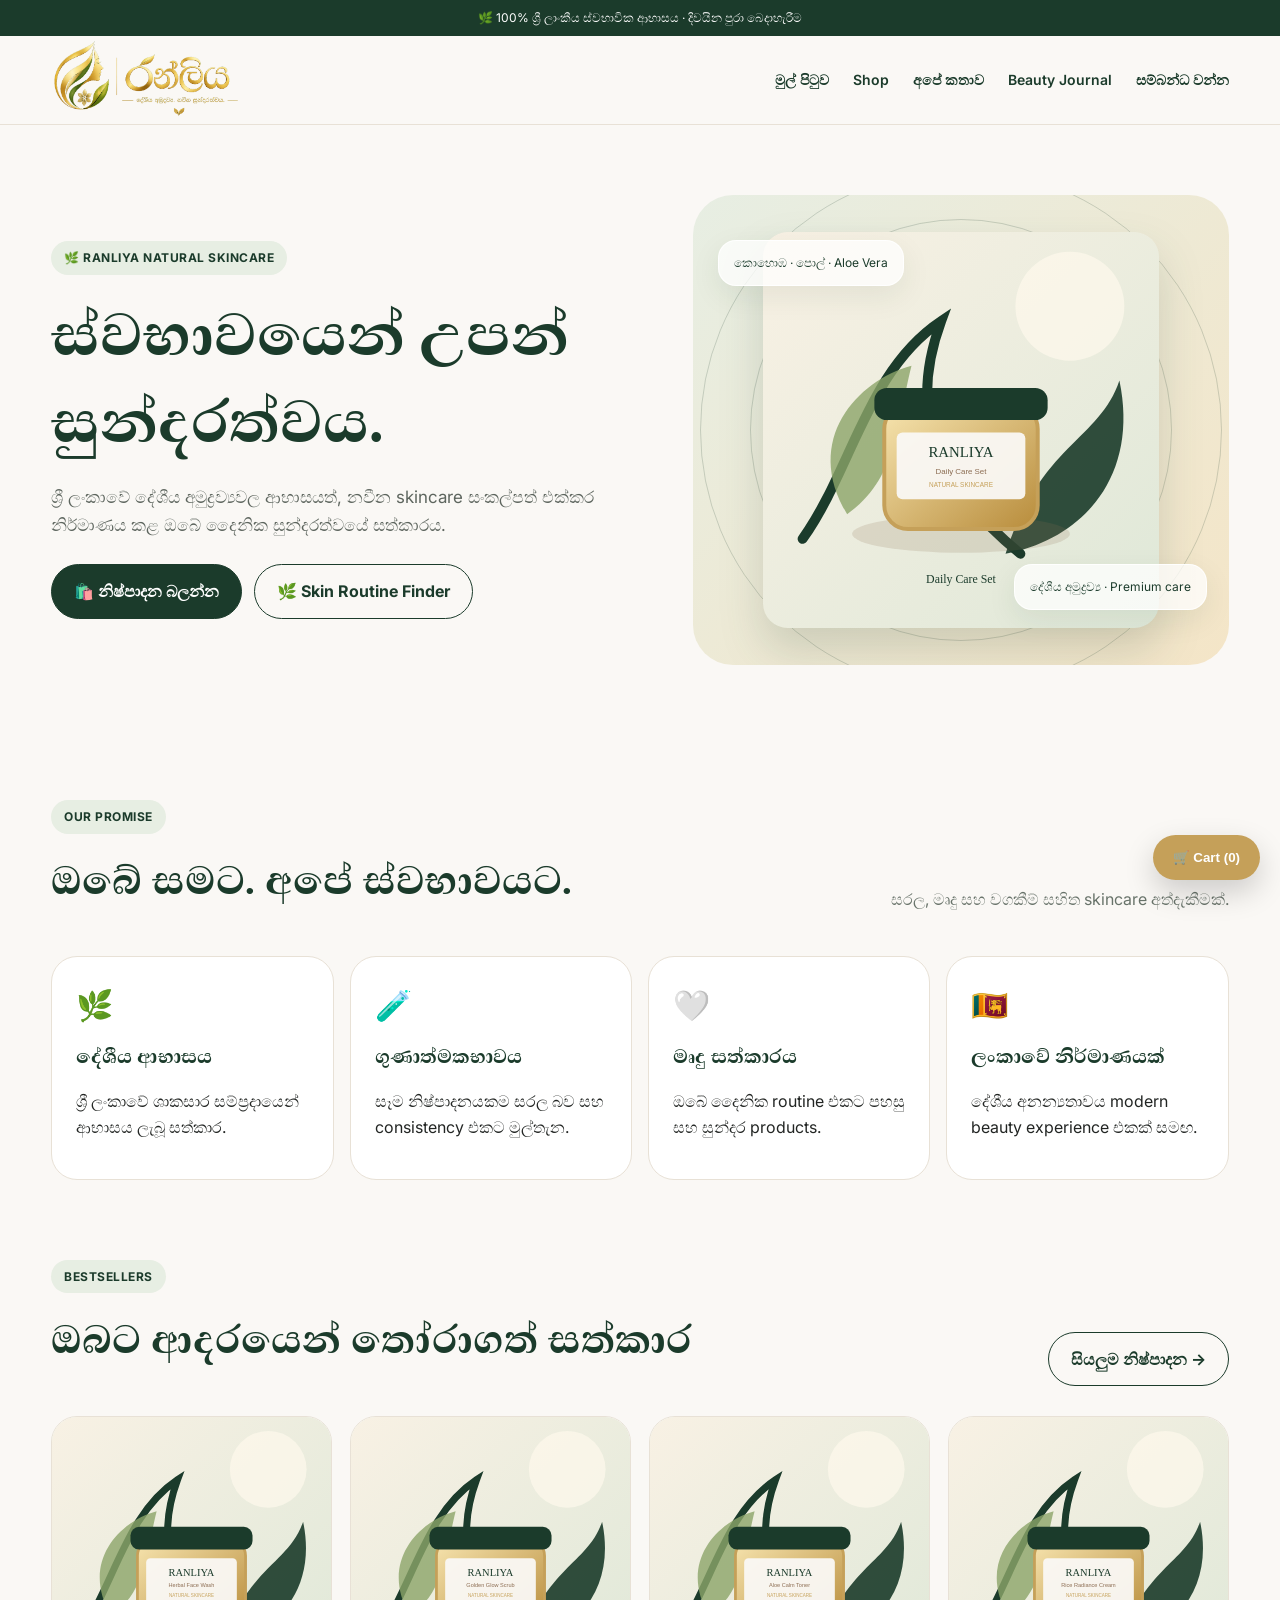
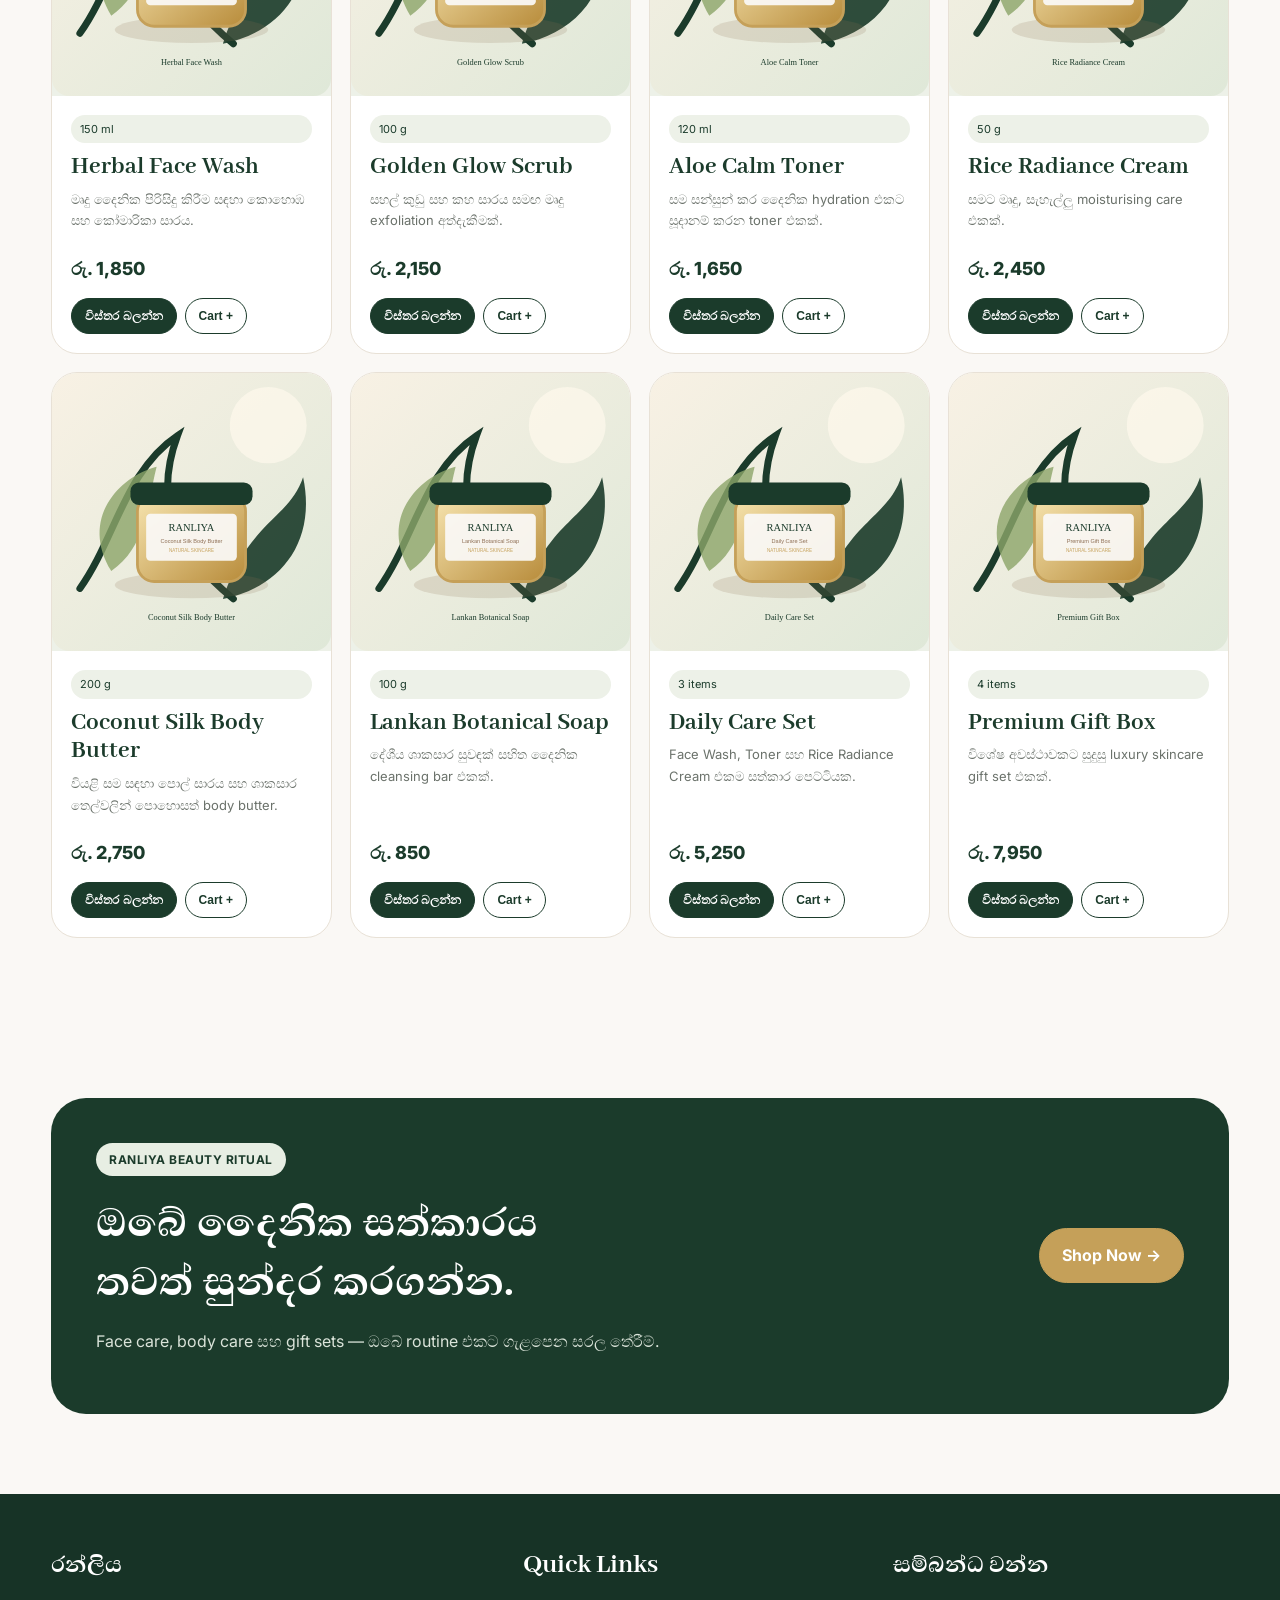
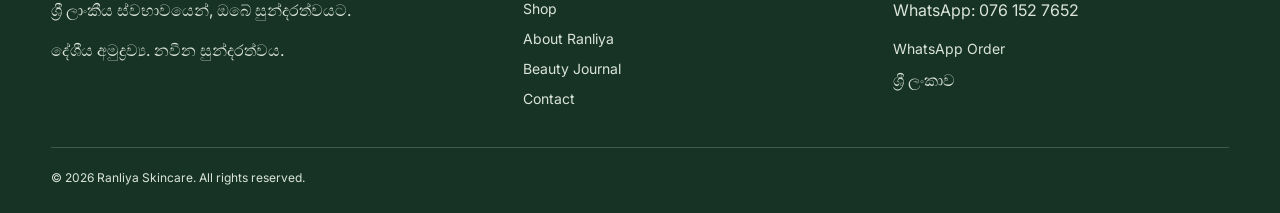
<file: index.html>
<!doctype html><html lang="si"><head><meta charset="utf-8"><meta name="viewport" content="width=device-width,initial-scale=1"><title>ස්වභාවයෙන් උපන් සුන්දරත්වය | Ranliya</title><link rel="stylesheet" href="assets/css/style.css"></head><body><div class="topline">🌿 100% ශ්‍රී ලාංකීය ස්වභාවික ආභාසය · දිවයින පුරා බෙදාහැරීම</div><nav class="nav"><div class="container navin"><a class="brand" href="index.html"><img src="assets/images/ranliya-logo.png" alt="රන්ලිය Ranliya"></a><div class="links"><a href="index.html">මුල් පිටුව</a><a href="shop.html">Shop</a><a href="about.html">අපේ කතාව</a><a href="journal.html">Beauty Journal</a><a href="contact.html">සම්බන්ධ වන්න</a></div><button class="menu" onclick="document.querySelector('.links').classList.toggle('mobile-open')">☰</button></div></nav><main><section class="hero"><div class="container hero-grid"><div><span class="eyebrow">🌿 RANLIYA NATURAL SKINCARE</span><h1>ස්වභාවයෙන් උපන්<br>සුන්දරත්වය.</h1><p>ශ්‍රී ලංකාවේ දේශීය අමුද්‍රව්‍යවල ආභාසයත්, නවීන skincare සංකල්පත් එක්කර නිර්මාණය කළ ඔබේ දෛනික සුන්දරත්වයේ සත්කාරය.</p><div class="actions"><a class="btn" href="shop.html">🛍️ නිෂ්පාදන බලන්න</a><a class="btn alt" href="contact.html#routine">🌿 Skin Routine Finder</a></div></div><div class="hero-art"><span class="floating f1">කොහොඹ · පොල් · Aloe Vera</span><img src="assets/images/p7.svg" alt="Ranliya skincare collection"><span class="floating f2">දේශීය අමුද්‍රව්‍ය · Premium care</span></div></div></section><section class="section"><div class="container"><div class="sectionhead"><div><span class="eyebrow">OUR PROMISE</span><h2>ඔබේ සමට. අපේ ස්වභාවයට.</h2></div><p class="muted">සරල, මෘදු සහ වගකීම් සහිත skincare අත්දැකීමක්.</p></div><div class="features"><div class="feature"><div class="ico">🌿</div><h3>දේශීය ආභාසය</h3><p>ශ්‍රී ලංකාවේ ශාකසාර සම්ප්‍රදායෙන් ආභාසය ලැබූ සත්කාර.</p></div><div class="feature"><div class="ico">🧪</div><h3>ගුණාත්මකභාවය</h3><p>සෑම නිෂ්පාදනයකම සරල බව සහ consistency එකට මුල්තැන.</p></div><div class="feature"><div class="ico">🤍</div><h3>මෘදු සත්කාරය</h3><p>ඔබේ දෛනික routine එකට පහසු සහ සුන්දර products.</p></div><div class="feature"><div class="ico">🇱🇰</div><h3>ලංකාවේ නිර්මාණයක්</h3><p>දේශීය අනන්‍යතාවය modern beauty experience එකක් සමඟ.</p></div></div></div></section><section class="section" style="padding-top:0"><div class="container"><div class="sectionhead"><div><span class="eyebrow">BESTSELLERS</span><h2>ඔබට ආදරයෙන් තෝරාගත් සත්කාර</h2></div><a class="btn alt" href="shop.html">සියලුම නිෂ්පාදන →</a></div><div class="products" id="productGrid"></div></div></section><section class="section"><div class="container banner"><div><span class="eyebrow">RANLIYA BEAUTY RITUAL</span><h2>ඔබේ දෛනික සත්කාරය<br>තවත් සුන්දර කරගන්න.</h2><p>Face care, body care සහ gift sets — ඔබේ routine එකට ගැළපෙන සරල තේරීම්.</p></div><a class="btn gold" href="shop.html">Shop Now →</a></div></section></main><footer class="footer"><div class="container footergrid"><div><h3>රන්ලිය</h3><p>ශ්‍රී ලාංකීය ස්වභාවයෙන්, ඔබේ සුන්දරත්වයට.</p><p>දේශීය අමුද්‍රව්‍ය. නවීන සුන්දරත්වය.</p></div><div><h3>Quick Links</h3><a href="shop.html">Shop</a><a href="about.html">About Ranliya</a><a href="journal.html">Beauty Journal</a><a href="contact.html">Contact</a></div><div><h3>සම්බන්ධ වන්න</h3><p>WhatsApp: 076 152 7652</p><a href="https://wa.me/94761527652">WhatsApp Order</a><p>ශ්‍රී ලංකාව</p></div></div><div class="container copy">© <span id="year"></span> Ranliya Skincare. All rights reserved.</div></footer><button class="cart" onclick="toggleCart()">🛒 Cart (<span id="cartCount">0</span>)</button><div class="cartpanel" id="cartPanel"><h3>ඔබේ Cart එක</h3><div id="cartItems"></div><p><b>මුළු එකතුව: <span id="cartTotal">රු. 0</span></b></p><button class="btn" onclick="checkout()">WhatsApp හරහා Order කරන්න</button></div><div class="modal" id="modal" onclick="if(event.target.id==='modal')closeModal()"><div class="modalbox"><button class="close" onclick="closeModal()">×</button><div id="modalContent"></div></div></div><script src="assets/js/app.js"></script></body></html>
</file>
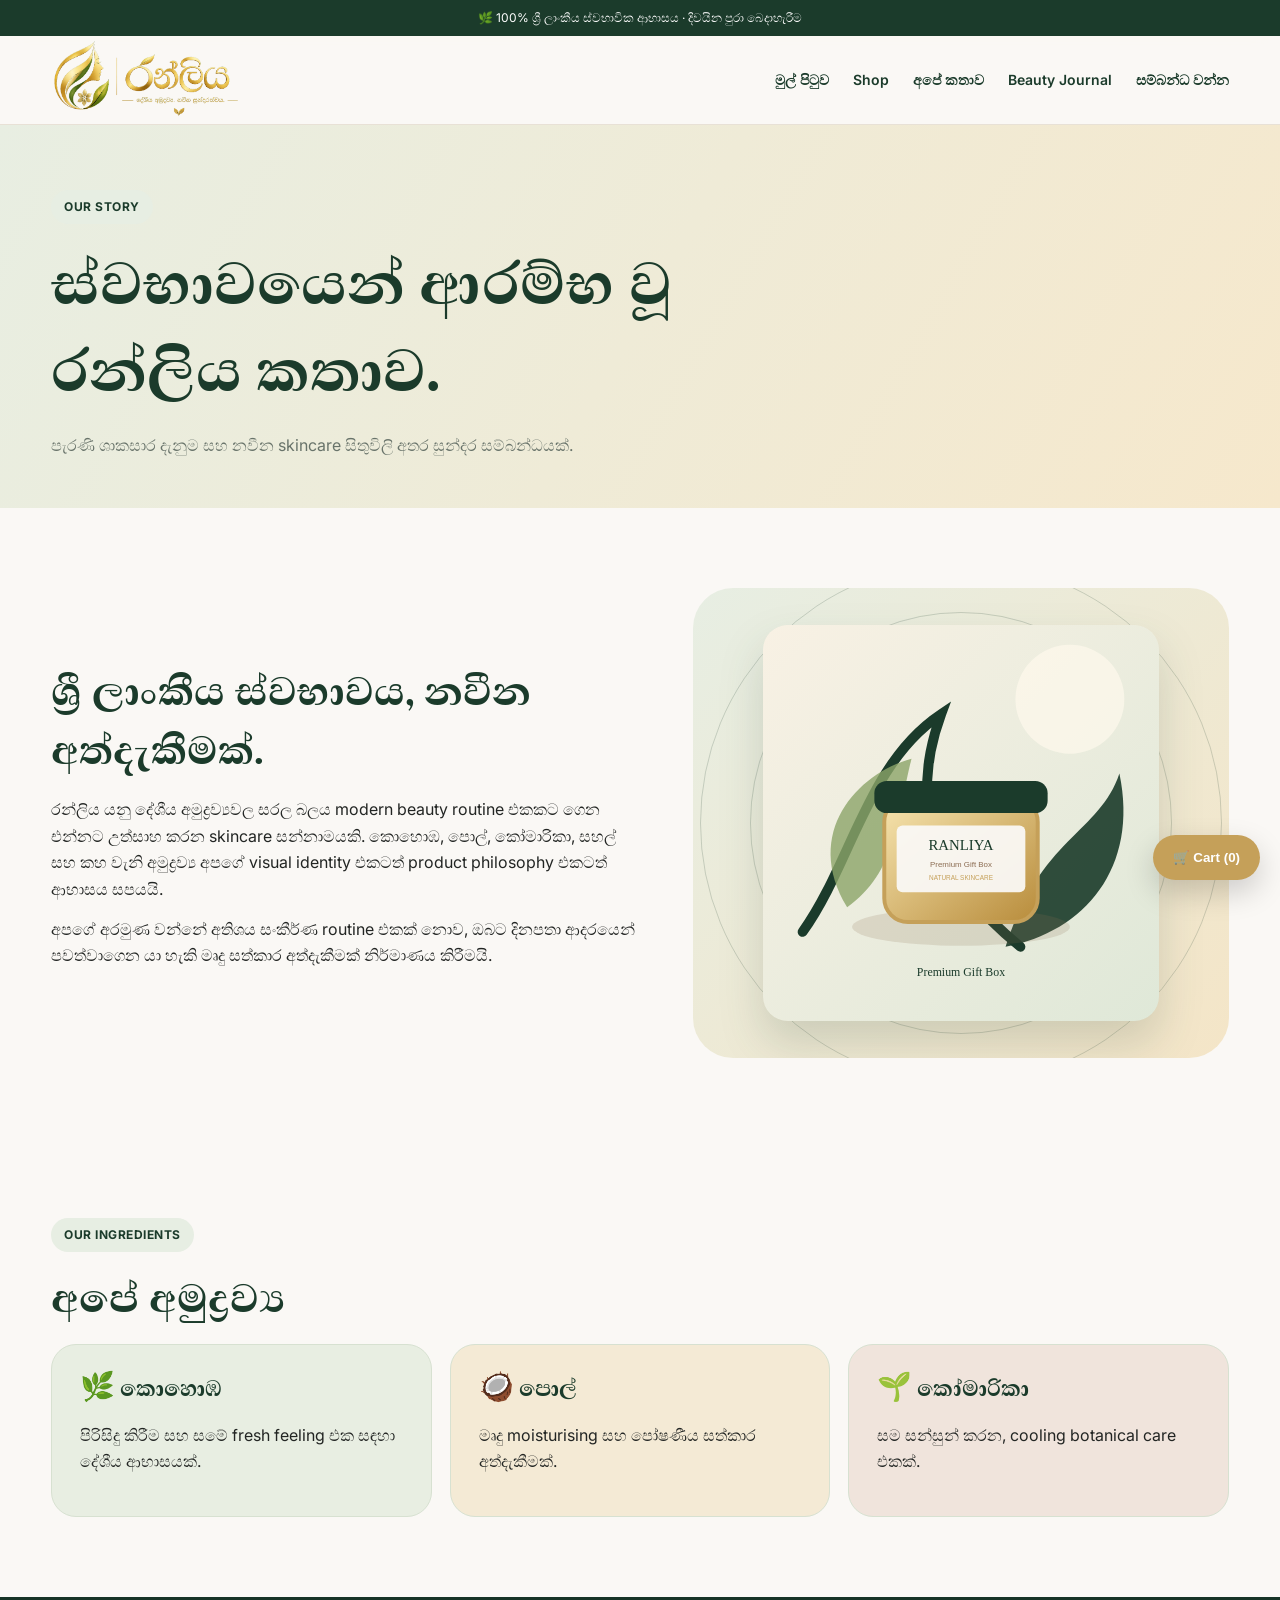
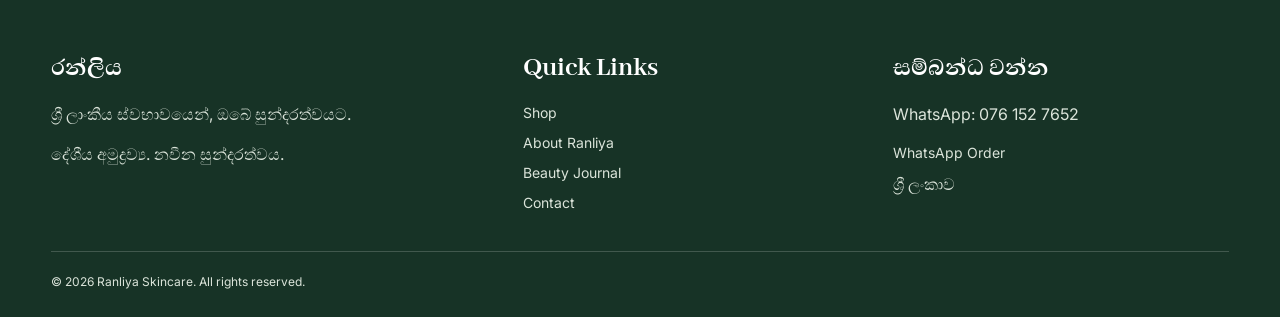
<file: about.html>
<!doctype html><html lang="si"><head><meta charset="utf-8"><meta name="viewport" content="width=device-width,initial-scale=1"><title>අපේ කතාව | Ranliya</title><link rel="stylesheet" href="assets/css/style.css"></head><body><div class="topline">🌿 100% ශ්‍රී ලාංකීය ස්වභාවික ආභාසය · දිවයින පුරා බෙදාහැරීම</div><nav class="nav"><div class="container navin"><a class="brand" href="index.html"><img src="assets/images/ranliya-logo.png" alt="රන්ලිය Ranliya"></a><div class="links"><a href="index.html">මුල් පිටුව</a><a href="shop.html">Shop</a><a href="about.html">අපේ කතාව</a><a href="journal.html">Beauty Journal</a><a href="contact.html">සම්බන්ධ වන්න</a></div><button class="menu" onclick="document.querySelector('.links').classList.toggle('mobile-open')">☰</button></div></nav><main><section class="pagehead"><div class="container"><span class="eyebrow">OUR STORY</span><h1>ස්වභාවයෙන් ආරම්භ වූ<br>රන්ලිය කතාව.</h1><p class="muted">පැරණි ශාකසාර දැනුම සහ නවීන skincare සිතුවිලි අතර සුන්දර සම්බන්ධයක්.</p></div></section><section class="section"><div class="container hero-grid"><div><h2>ශ්‍රී ලාංකීය ස්වභාවය, නවීන අත්දැකීමක්.</h2><p>රන්ලිය යනු දේශීය අමුද්‍රව්‍යවල සරල බලය modern beauty routine එකකට ගෙන එන්නට උත්සාහ කරන skincare සන්නාමයකි. කොහොඹ, පොල්, කෝමාරිකා, සහල් සහ කහ වැනි අමුද්‍රව්‍ය අපගේ visual identity එකටත් product philosophy එකටත් ආභාසය සපයයි.</p><p>අපගේ අරමුණ වන්නේ අතිශය සංකීර්ණ routine එකක් නොව, ඔබට දිනපතා ආදරයෙන් පවත්වාගෙන යා හැකි මෘදු සත්කාර අත්දැකීමක් නිර්මාණය කිරීමයි.</p></div><div class="hero-art"><img src="assets/images/p8.svg" alt="Ranliya premium gift box"></div></div></section><section class="section"><div class="container"><span class="eyebrow">OUR INGREDIENTS</span><h2>අපේ අමුද්‍රව්‍ය</h2><div class="ingredients"><div class="ingredient"><h3>🌿 කොහොඹ</h3><p>පිරිසිදු කිරීම සහ සමේ fresh feeling එක සඳහා දේශීය ආභාසයක්.</p></div><div class="ingredient"><h3>🥥 පොල්</h3><p>මෘදු moisturising සහ පෝෂණීය සත්කාර අත්දැකීමක්.</p></div><div class="ingredient"><h3>🌱 කෝමාරිකා</h3><p>සම සන්සුන් කරන, cooling botanical care එකක්.</p></div></div></div></section></main><footer class="footer"><div class="container footergrid"><div><h3>රන්ලිය</h3><p>ශ්‍රී ලාංකීය ස්වභාවයෙන්, ඔබේ සුන්දරත්වයට.</p><p>දේශීය අමුද්‍රව්‍ය. නවීන සුන්දරත්වය.</p></div><div><h3>Quick Links</h3><a href="shop.html">Shop</a><a href="about.html">About Ranliya</a><a href="journal.html">Beauty Journal</a><a href="contact.html">Contact</a></div><div><h3>සම්බන්ධ වන්න</h3><p>WhatsApp: 076 152 7652</p><a href="https://wa.me/94761527652">WhatsApp Order</a><p>ශ්‍රී ලංකාව</p></div></div><div class="container copy">© <span id="year"></span> Ranliya Skincare. All rights reserved.</div></footer><button class="cart" onclick="toggleCart()">🛒 Cart (<span id="cartCount">0</span>)</button><div class="cartpanel" id="cartPanel"><h3>ඔබේ Cart එක</h3><div id="cartItems"></div><p><b>මුළු එකතුව: <span id="cartTotal">රු. 0</span></b></p><button class="btn" onclick="checkout()">WhatsApp හරහා Order කරන්න</button></div><div class="modal" id="modal" onclick="if(event.target.id==='modal')closeModal()"><div class="modalbox"><button class="close" onclick="closeModal()">×</button><div id="modalContent"></div></div></div><script src="assets/js/app.js"></script></body></html>
</file>
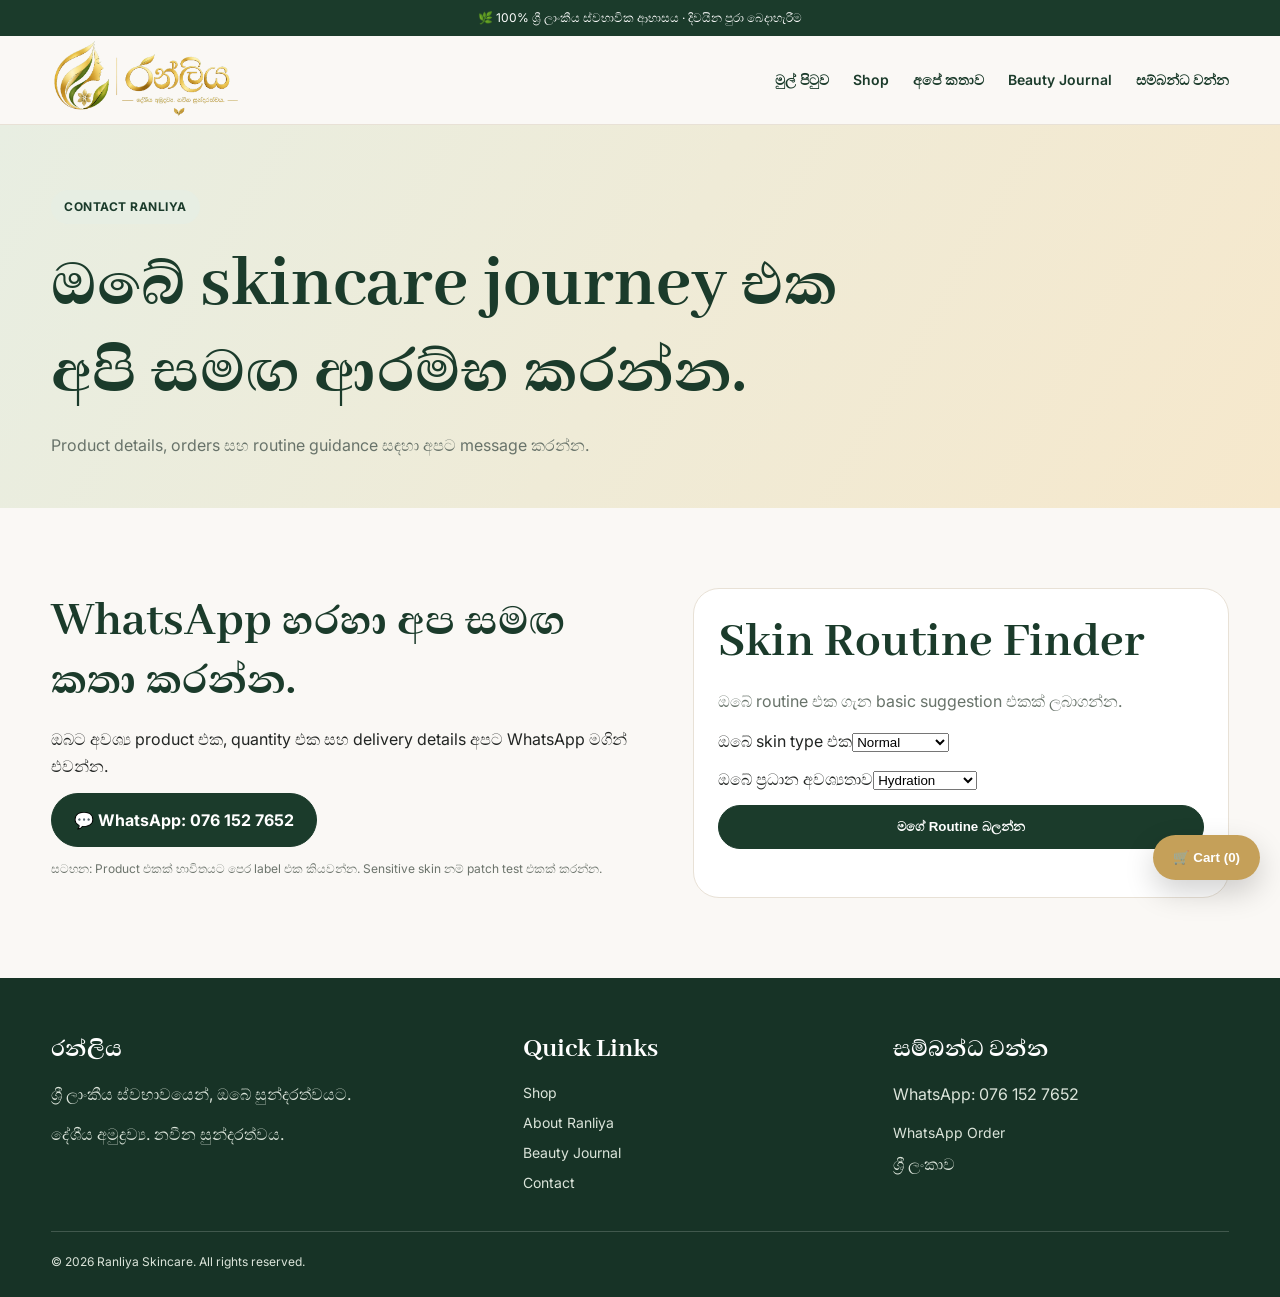
<file: contact.html>
<!doctype html><html lang="si"><head><meta charset="utf-8"><meta name="viewport" content="width=device-width,initial-scale=1"><title>සම්බන්ධ වන්න | Ranliya</title><link rel="stylesheet" href="assets/css/style.css"></head><body><div class="topline">🌿 100% ශ්‍රී ලාංකීය ස්වභාවික ආභාසය · දිවයින පුරා බෙදාහැරීම</div><nav class="nav"><div class="container navin"><a class="brand" href="index.html"><img src="assets/images/ranliya-logo.png" alt="රන්ලිය Ranliya"></a><div class="links"><a href="index.html">මුල් පිටුව</a><a href="shop.html">Shop</a><a href="about.html">අපේ කතාව</a><a href="journal.html">Beauty Journal</a><a href="contact.html">සම්බන්ධ වන්න</a></div><button class="menu" onclick="document.querySelector('.links').classList.toggle('mobile-open')">☰</button></div></nav><main><section class="pagehead"><div class="container"><span class="eyebrow">CONTACT RANLIYA</span><h1>ඔබේ skincare journey එක<br>අපි සමඟ ආරම්භ කරන්න.</h1><p class="muted">Product details, orders සහ routine guidance සඳහා අපට message කරන්න.</p></div></section><section class="section"><div class="container hero-grid"><div><h2>WhatsApp හරහා අප සමඟ කතා කරන්න.</h2><p>ඔබට අවශ්‍ය product එක, quantity එක සහ delivery details අපට WhatsApp මගින් එවන්න.</p><a class="btn" href="https://wa.me/94761527652?text=ආයුබෝවන්%20රන්ලිය!%20මට%20විස්තර%20දැනගැනීමට%20අවශ්‍යයි.">💬 WhatsApp: 076 152 7652</a><p class="note">සටහන: Product එකක් භාවිතයට පෙර label එක කියවන්න. Sensitive skin නම් patch test එකක් කරන්න.</p></div><div class="card" id="routine"><h2>Skin Routine Finder</h2><p class="muted">ඔබේ routine එක ගැන basic suggestion එකක් ලබාගන්න.</p><div class="form"><label>ඔබේ skin type එක<select id="skin"><option>Normal</option><option>Dry</option><option>Oily</option><option>Combination</option><option>Sensitive</option></select></label><label>ඔබේ ප්‍රධාන අවශ්‍යතාව<select id="need"><option>Hydration</option><option>Cleansing</option><option>Daily Balance</option><option>Nourishing</option></select></label><button class="btn" onclick="const s=document.querySelector('#skin').value,n=document.querySelector('#need').value;document.querySelector('#routineResult').innerHTML='<b>ඔබට යෝජිත basic ritual:</b><br>Face Wash → Toner → Moisturiser<br><br>Skin type: '+s+'<br>Need: '+n+'<br><br>නිෂ්පාදන තේරීම් සඳහා WhatsApp මගින් අපෙන් විමසන්න.'">මගේ Routine බලන්න</button><div id="routineResult" class="note"></div></div></div></div></section></main><footer class="footer"><div class="container footergrid"><div><h3>රන්ලිය</h3><p>ශ්‍රී ලාංකීය ස්වභාවයෙන්, ඔබේ සුන්දරත්වයට.</p><p>දේශීය අමුද්‍රව්‍ය. නවීන සුන්දරත්වය.</p></div><div><h3>Quick Links</h3><a href="shop.html">Shop</a><a href="about.html">About Ranliya</a><a href="journal.html">Beauty Journal</a><a href="contact.html">Contact</a></div><div><h3>සම්බන්ධ වන්න</h3><p>WhatsApp: 076 152 7652</p><a href="https://wa.me/94761527652">WhatsApp Order</a><p>ශ්‍රී ලංකාව</p></div></div><div class="container copy">© <span id="year"></span> Ranliya Skincare. All rights reserved.</div></footer><button class="cart" onclick="toggleCart()">🛒 Cart (<span id="cartCount">0</span>)</button><div class="cartpanel" id="cartPanel"><h3>ඔබේ Cart එක</h3><div id="cartItems"></div><p><b>මුළු එකතුව: <span id="cartTotal">රු. 0</span></b></p><button class="btn" onclick="checkout()">WhatsApp හරහා Order කරන්න</button></div><div class="modal" id="modal" onclick="if(event.target.id==='modal')closeModal()"><div class="modalbox"><button class="close" onclick="closeModal()">×</button><div id="modalContent"></div></div></div><script src="assets/js/app.js"></script></body></html>
</file>
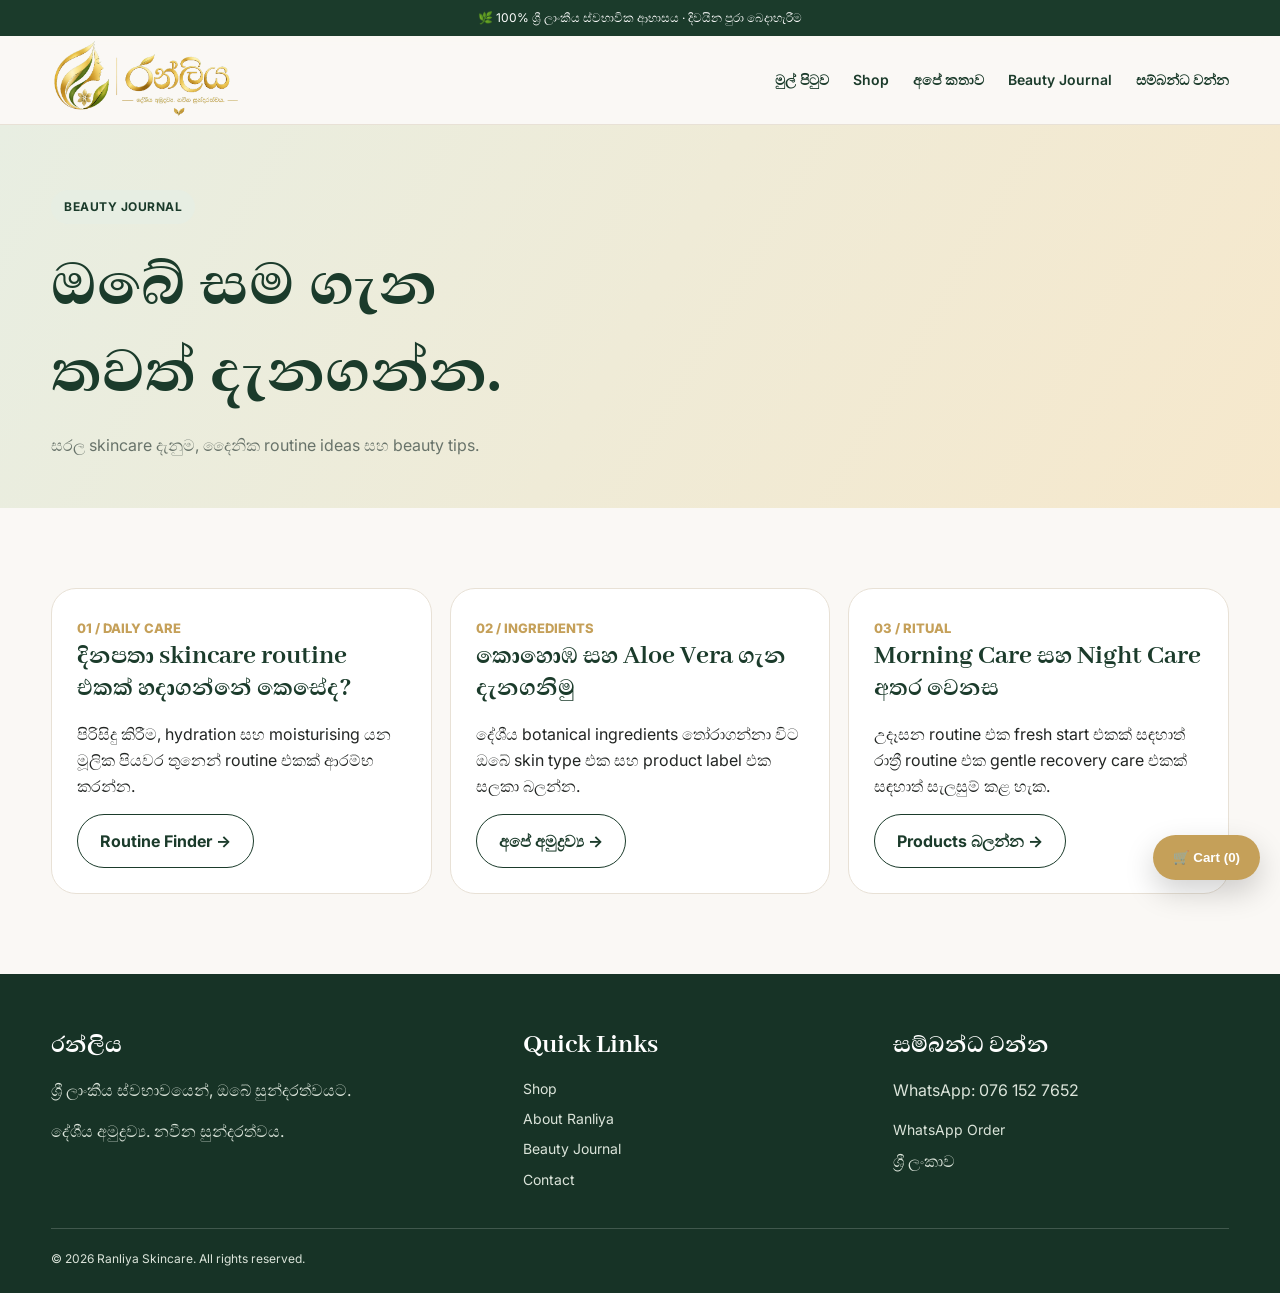
<file: journal.html>
<!doctype html><html lang="si"><head><meta charset="utf-8"><meta name="viewport" content="width=device-width,initial-scale=1"><title>Beauty Journal | Ranliya</title><link rel="stylesheet" href="assets/css/style.css"></head><body><div class="topline">🌿 100% ශ්‍රී ලාංකීය ස්වභාවික ආභාසය · දිවයින පුරා බෙදාහැරීම</div><nav class="nav"><div class="container navin"><a class="brand" href="index.html"><img src="assets/images/ranliya-logo.png" alt="රන්ලිය Ranliya"></a><div class="links"><a href="index.html">මුල් පිටුව</a><a href="shop.html">Shop</a><a href="about.html">අපේ කතාව</a><a href="journal.html">Beauty Journal</a><a href="contact.html">සම්බන්ධ වන්න</a></div><button class="menu" onclick="document.querySelector('.links').classList.toggle('mobile-open')">☰</button></div></nav><main><section class="pagehead"><div class="container"><span class="eyebrow">BEAUTY JOURNAL</span><h1>ඔබේ සම ගැන<br>තවත් දැනගන්න.</h1><p class="muted">සරල skincare දැනුම, දෛනික routine ideas සහ beauty tips.</p></div></section><section class="section"><div class="container"><div class="journal"><article class="article"><span class="number">01 / DAILY CARE</span><h3>දිනපතා skincare routine එකක් හදාගන්නේ කෙසේද?</h3><p>පිරිසිදු කිරීම, hydration සහ moisturising යන මූලික පියවර තුනෙන් routine එකක් ආරම්භ කරන්න.</p><a class="btn alt" href="contact.html#routine">Routine Finder →</a></article><article class="article"><span class="number">02 / INGREDIENTS</span><h3>කොහොඹ සහ Aloe Vera ගැන දැනගනිමු</h3><p>දේශීය botanical ingredients තෝරාගන්නා විට ඔබේ skin type එක සහ product label එක සලකා බලන්න.</p><a class="btn alt" href="about.html">අපේ අමුද්‍රව්‍ය →</a></article><article class="article"><span class="number">03 / RITUAL</span><h3>Morning Care සහ Night Care අතර වෙනස</h3><p>උදෑසන routine එක fresh start එකක් සඳහාත් රාත්‍රී routine එක gentle recovery care එකක් සඳහාත් සැලසුම් කළ හැක.</p><a class="btn alt" href="shop.html">Products බලන්න →</a></article></div></div></section></main><footer class="footer"><div class="container footergrid"><div><h3>රන්ලිය</h3><p>ශ්‍රී ලාංකීය ස්වභාවයෙන්, ඔබේ සුන්දරත්වයට.</p><p>දේශීය අමුද්‍රව්‍ය. නවීන සුන්දරත්වය.</p></div><div><h3>Quick Links</h3><a href="shop.html">Shop</a><a href="about.html">About Ranliya</a><a href="journal.html">Beauty Journal</a><a href="contact.html">Contact</a></div><div><h3>සම්බන්ධ වන්න</h3><p>WhatsApp: 076 152 7652</p><a href="https://wa.me/94761527652">WhatsApp Order</a><p>ශ්‍රී ලංකාව</p></div></div><div class="container copy">© <span id="year"></span> Ranliya Skincare. All rights reserved.</div></footer><button class="cart" onclick="toggleCart()">🛒 Cart (<span id="cartCount">0</span>)</button><div class="cartpanel" id="cartPanel"><h3>ඔබේ Cart එක</h3><div id="cartItems"></div><p><b>මුළු එකතුව: <span id="cartTotal">රු. 0</span></b></p><button class="btn" onclick="checkout()">WhatsApp හරහා Order කරන්න</button></div><div class="modal" id="modal" onclick="if(event.target.id==='modal')closeModal()"><div class="modalbox"><button class="close" onclick="closeModal()">×</button><div id="modalContent"></div></div></div><script src="assets/js/app.js"></script></body></html>
</file>
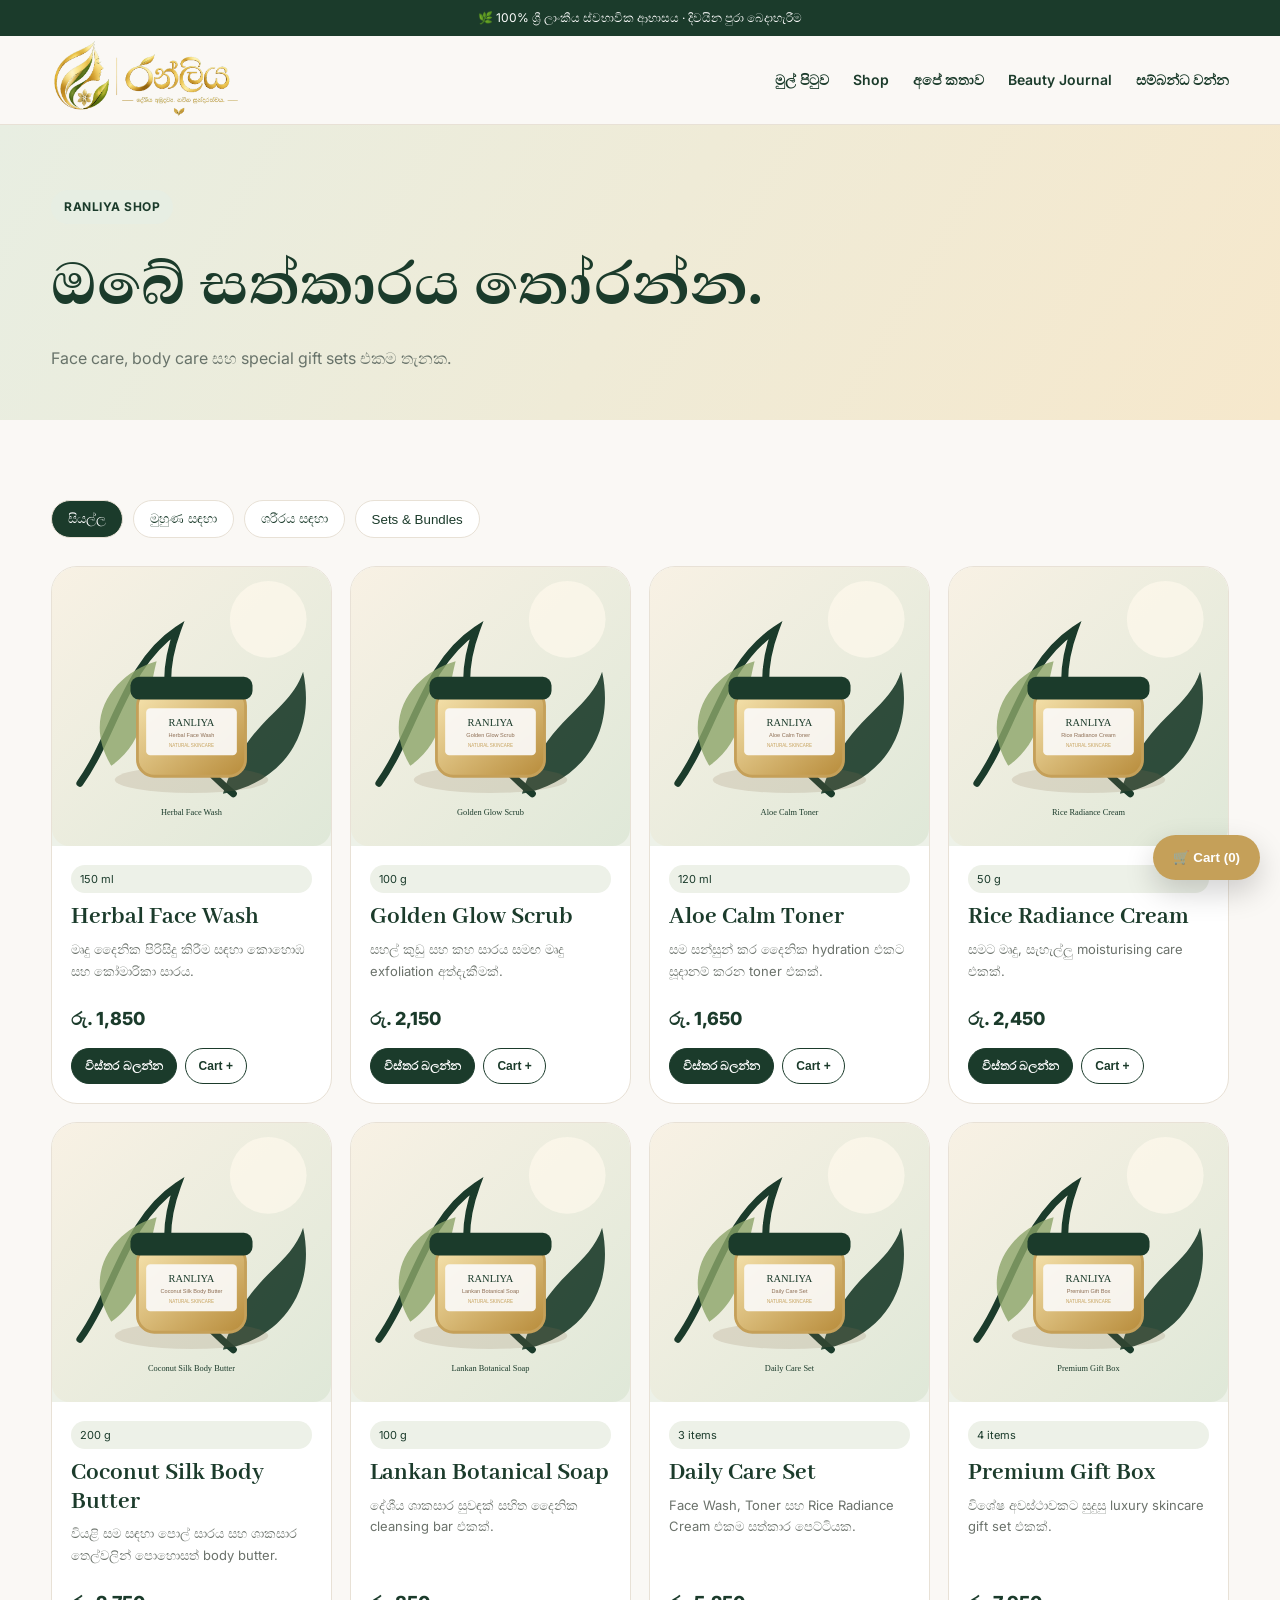
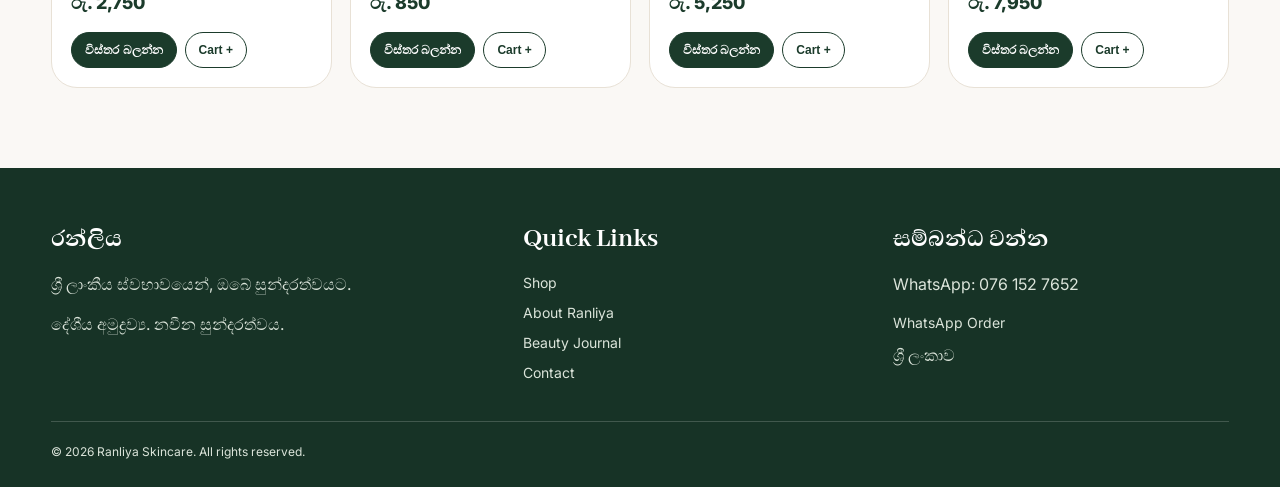
<file: shop.html>
<!doctype html><html lang="si"><head><meta charset="utf-8"><meta name="viewport" content="width=device-width,initial-scale=1"><title>Online Shop | Ranliya</title><link rel="stylesheet" href="assets/css/style.css"></head><body><div class="topline">🌿 100% ශ්‍රී ලාංකීය ස්වභාවික ආභාසය · දිවයින පුරා බෙදාහැරීම</div><nav class="nav"><div class="container navin"><a class="brand" href="index.html"><img src="assets/images/ranliya-logo.png" alt="රන්ලිය Ranliya"></a><div class="links"><a href="index.html">මුල් පිටුව</a><a href="shop.html">Shop</a><a href="about.html">අපේ කතාව</a><a href="journal.html">Beauty Journal</a><a href="contact.html">සම්බන්ධ වන්න</a></div><button class="menu" onclick="document.querySelector('.links').classList.toggle('mobile-open')">☰</button></div></nav><main><section class="pagehead"><div class="container"><span class="eyebrow">RANLIYA SHOP</span><h1>ඔබේ සත්කාරය තෝරන්න.</h1><p class="muted">Face care, body care සහ special gift sets එකම තැනක.</p></div></section><section class="section"><div class="container"><div class="filters"><button class="filter active" data-filter="all">සියල්ල</button><button class="filter" data-filter="face">මුහුණ සඳහා</button><button class="filter" data-filter="body">ශරීරය සඳහා</button><button class="filter" data-filter="set">Sets & Bundles</button></div><div class="products" id="productGrid"></div></div></section></main><footer class="footer"><div class="container footergrid"><div><h3>රන්ලිය</h3><p>ශ්‍රී ලාංකීය ස්වභාවයෙන්, ඔබේ සුන්දරත්වයට.</p><p>දේශීය අමුද්‍රව්‍ය. නවීන සුන්දරත්වය.</p></div><div><h3>Quick Links</h3><a href="shop.html">Shop</a><a href="about.html">About Ranliya</a><a href="journal.html">Beauty Journal</a><a href="contact.html">Contact</a></div><div><h3>සම්බන්ධ වන්න</h3><p>WhatsApp: 076 152 7652</p><a href="https://wa.me/94761527652">WhatsApp Order</a><p>ශ්‍රී ලංකාව</p></div></div><div class="container copy">© <span id="year"></span> Ranliya Skincare. All rights reserved.</div></footer><button class="cart" onclick="toggleCart()">🛒 Cart (<span id="cartCount">0</span>)</button><div class="cartpanel" id="cartPanel"><h3>ඔබේ Cart එක</h3><div id="cartItems"></div><p><b>මුළු එකතුව: <span id="cartTotal">රු. 0</span></b></p><button class="btn" onclick="checkout()">WhatsApp හරහා Order කරන්න</button></div><div class="modal" id="modal" onclick="if(event.target.id==='modal')closeModal()"><div class="modalbox"><button class="close" onclick="closeModal()">×</button><div id="modalContent"></div></div></div><script src="assets/js/app.js"></script></body></html>
</file>
<file: assets/css/style.css>
@import url('https://fonts.googleapis.com/css2?family=Abhaya+Libre:wght@400;500;600;700&family=Inter:wght@400;500;600;700&display=swap');
:root{--ivory:#faf8f5;--green:#1b3b2b;--gold:#c5a059;--gold2:#eadbb4;--brown:#8c6d53;--ink:#222523;--white:#fff;--line:#e8e1d6}*{box-sizing:border-box}body{margin:0;background:var(--ivory);color:var(--ink);font-family:Inter,Arial,sans-serif;line-height:1.65}h1,h2,h3,h4{font-family:'Abhaya Libre',Georgia,serif;color:var(--green);line-height:1.15;margin:0 0 16px}h1{font-size:clamp(42px,6vw,76px)}h2{font-size:clamp(34px,4vw,52px)}h3{font-size:28px}p{margin:0 0 14px}.container{width:min(1180px,92%);margin:auto}.topline{background:var(--green);color:#fff;text-align:center;font-size:12px;padding:8px}.nav{position:sticky;top:0;z-index:20;background:rgba(250,248,245,.94);backdrop-filter:blur(12px);border-bottom:1px solid var(--line)}.navin{min-height:88px;display:flex;align-items:center;justify-content:space-between;gap:20px}.brand img{width:190px;height:auto;display:block}.links{display:flex;align-items:center;gap:24px}.links a{color:var(--green);text-decoration:none;font-size:14px;font-weight:600}.links a:hover{color:var(--gold)}.navbtn,.btn{display:inline-flex;align-items:center;justify-content:center;gap:8px;border:1px solid var(--green);border-radius:999px;padding:13px 22px;text-decoration:none;font-weight:700;cursor:pointer;transition:.2s}.btn{background:var(--green);color:#fff}.btn.alt{background:transparent;color:var(--green)}.btn.gold{background:var(--gold);border-color:var(--gold);color:#fff}.menu{display:none;background:none;border:0;font-size:25px;color:var(--green)}.hero{padding:70px 0 55px;overflow:hidden}.hero-grid{display:grid;grid-template-columns:1.05fr .95fr;align-items:center;gap:50px}.eyebrow{display:inline-flex;background:#e7eee3;color:var(--green);border-radius:999px;padding:7px 13px;font-size:12px;font-weight:700;letter-spacing:.5px;margin-bottom:18px}.hero p{max-width:570px;font-size:17px;color:#5d655e}.actions{display:flex;gap:12px;flex-wrap:wrap;margin-top:25px}.hero-art{position:relative;min-height:470px;border-radius:40px;background:linear-gradient(135deg,#e7eee3,#f4e5c7);display:grid;place-items:center;overflow:hidden}.hero-art:before,.hero-art:after{content:'';position:absolute;border:1px solid rgba(27,59,43,.18);border-radius:50%}.hero-art:before{width:420px;height:420px}.hero-art:after{width:520px;height:520px}.hero-art img{width:74%;max-width:430px;position:relative;z-index:2;filter:drop-shadow(0 22px 22px rgba(27,59,43,.16))}.floating{position:absolute;z-index:3;background:rgba(255,255,255,.75);border:1px solid rgba(255,255,255,.9);padding:12px 15px;border-radius:18px;font-size:12px;color:var(--green);box-shadow:0 10px 30px rgba(27,59,43,.08)}.f1{top:45px;left:25px}.f2{right:22px;bottom:55px}.section{padding:80px 0}.sectionhead{display:flex;justify-content:space-between;align-items:end;gap:20px;margin-bottom:30px}.muted{color:#68736a}.features{display:grid;grid-template-columns:repeat(4,1fr);gap:16px}.feature,.card{background:#fff;border:1px solid var(--line);border-radius:26px;padding:24px}.feature .ico{font-size:30px;margin-bottom:12px}.feature h3{font-size:25px}.products{display:grid;grid-template-columns:repeat(4,1fr);gap:18px}.product{background:#fff;border:1px solid var(--line);border-radius:26px;overflow:hidden;display:flex;flex-direction:column}.product img{width:100%;aspect-ratio:1/1;object-fit:cover;background:#edf1e8}.productbody{padding:19px;display:flex;flex-direction:column;flex:1}.tag{display:inline-block;font-size:11px;background:#edf1e8;color:var(--green);padding:5px 9px;border-radius:999px;margin-bottom:10px}.product h3{font-size:25px;margin-bottom:7px}.product p{font-size:13px;color:#6b726b;flex:1}.price{color:var(--green);font-weight:800;font-size:18px;margin:8px 0 14px}.productactions{display:flex;gap:8px;flex-wrap:wrap}.smallbtn{padding:10px 13px;font-size:12px;border-radius:999px}.banner{background:var(--green);color:#fff;border-radius:35px;padding:45px;display:grid;grid-template-columns:1fr auto;align-items:center;gap:30px}.banner h2,.banner p{color:#fff}.banner p{color:#dbe4da}.ingredients{display:grid;grid-template-columns:repeat(3,1fr);gap:18px}.ingredient{padding:28px;border-radius:25px;background:#e8eee2;border:1px solid #d7e1d1}.ingredient:nth-child(2){background:#f4ead5}.ingredient:nth-child(3){background:#f0e4dc}.journal{display:grid;grid-template-columns:repeat(3,1fr);gap:18px}.article{background:#fff;border:1px solid var(--line);border-radius:25px;padding:25px}.article .number{font-size:13px;color:var(--gold);font-weight:800}.footer{background:#173326;color:#dbe4da;padding:55px 0 25px}.footergrid{display:grid;grid-template-columns:1.3fr 1fr 1fr;gap:35px}.footer h3{color:#fff}.footer a{color:#dbe4da;text-decoration:none;display:block;margin:7px 0;font-size:14px}.copy{border-top:1px solid rgba(255,255,255,.18);margin-top:30px;padding-top:20px;font-size:12px}.pagehead{padding:65px 0 35px;background:linear-gradient(120deg,#e8eee2,#f6e8cc)}.filters{display:flex;gap:10px;flex-wrap:wrap;margin-bottom:28px}.filter{border:1px solid var(--line);background:#fff;border-radius:999px;padding:10px 16px;cursor:pointer;color:var(--green)}.filter.active{background:var(--green);color:#fff}.modal{position:fixed;inset:0;background:rgba(14,31,22,.62);display:none;align-items:center;justify-content:center;padding:20px;z-index:50}.modal.open{display:flex}.modalbox{background:var(--ivory);width:min(900px,100%);max-height:90vh;overflow:auto;border-radius:30px;padding:28px;position:relative}.close{position:absolute;right:20px;top:15px;border:0;background:none;font-size:28px;color:var(--green);cursor:pointer}.detailgrid{display:grid;grid-template-columns:1fr 1fr;gap:28px}.detailgrid img{width:100%;border-radius:22px}.cart{position:fixed;right:20px;bottom:20px;z-index:30;background:var(--gold);color:#fff;border:0;border-radius:999px;padding:15px 20px;font-weight:800;box-shadow:0 12px 30px rgba(0,0,0,.18);cursor:pointer}.cartpanel{position:fixed;right:20px;bottom:80px;width:min(390px,calc(100% - 40px));background:#fff;border:1px solid var(--line);border-radius:25px;padding:22px;z-index:31;display:none;box-shadow:0 20px 50px rgba(0,0,0,.18)}.cartpanel.open{display:block}.cartrow{display:flex;justify-content:space-between;gap:10px;border-bottom:1px solid var(--line);padding:10px 0;font-size:13px}.form{display:grid;gap:12px}.form input,.form textarea{width:100%;padding:14px;border:1px solid var(--line);border-radius:15px;font:inherit;background:#fff}.routine{display:grid;grid-template-columns:repeat(3,1fr);gap:15px}.step{background:#fff;border:1px solid var(--line);border-radius:22px;padding:22px}.step select{width:100%;padding:12px;border:1px solid var(--line);border-radius:12px;margin-top:8px}.note{font-size:12px;color:#6c746c;margin-top:12px}@media(max-width:900px){.links{display:none}.menu{display:block}.hero-grid,.detailgrid{grid-template-columns:1fr}.features{grid-template-columns:repeat(2,1fr)}.products{grid-template-columns:repeat(2,1fr)}.ingredients,.journal,.routine{grid-template-columns:1fr}.footergrid{grid-template-columns:1fr 1fr}.hero-art{min-height:360px}.banner{grid-template-columns:1fr;padding:32px}}@media(max-width:520px){.brand img{width:145px}.section{padding:55px 0}.features,.products,.footergrid{grid-template-columns:1fr}.feature,.card{padding:20px}.hero{padding-top:42px}.hero-art img{width:82%}.banner{border-radius:25px}.navin{min-height:72px}}

@media(max-width:700px){}
</file>
